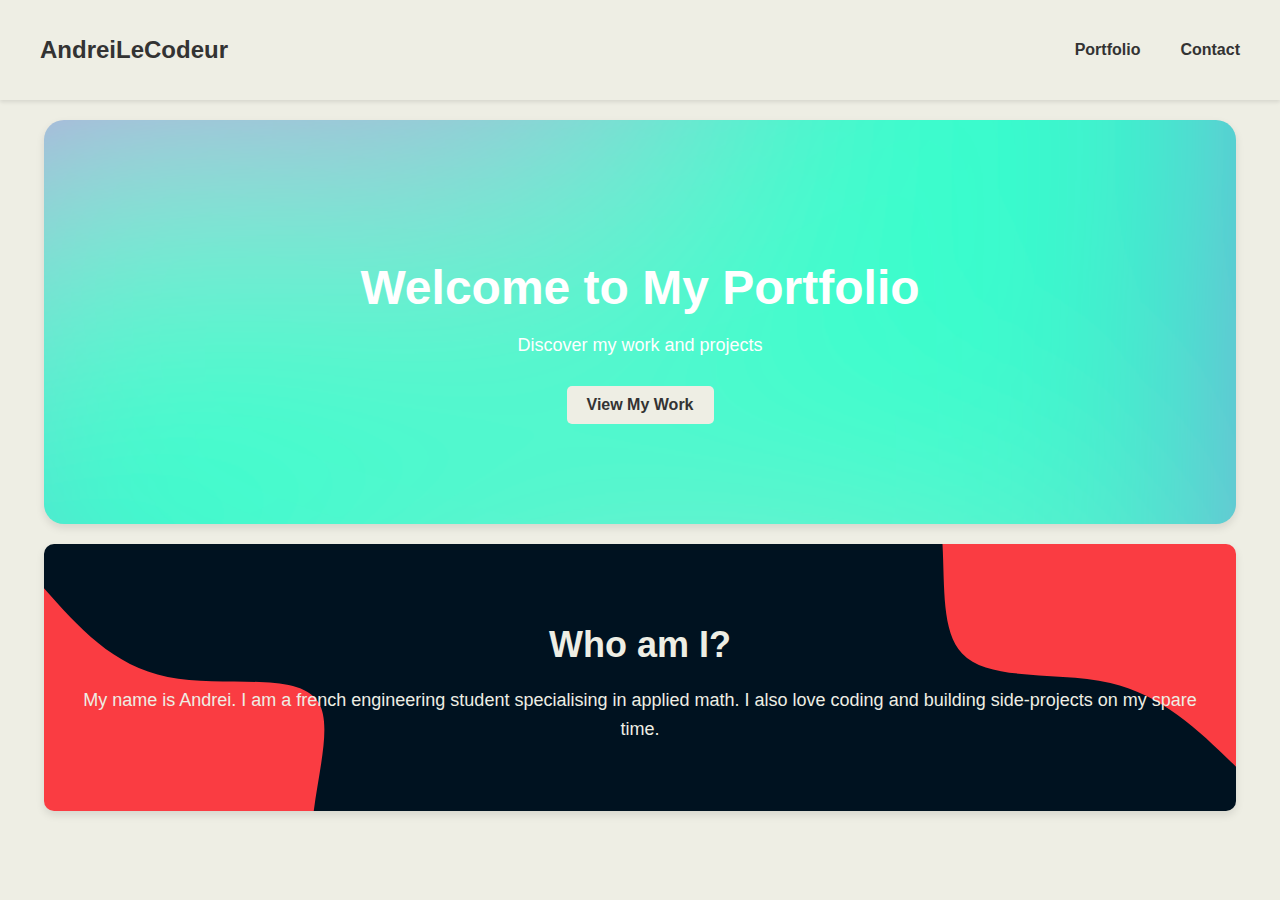
<file: docs/index.html>
<!DOCTYPE html>
<html lang="en">
<head>
    <meta charset="UTF-8">
    <meta name="viewport" content="width=device-width, initial-scale=1.0">
    <title>Home</title>
    <link rel="stylesheet" href="css/styles.css">
</head>
<body>
    <header>
        <div class="container">
            <h1 class="logo">AndreiLeCodeur</h1>
            <nav>
                <ul class="nav-links">
                    <li><a href="portfolio.html">Portfolio</a></li>
                    <li><a href="contact.html">Contact</a></li>
                </ul>
            </nav>
        </div>
    </header>
    <section class="hero">
        <div class="container">
            <h2>Welcome to My Portfolio</h2>
            <p>Discover my work and projects</p>
            <a href="portfolio.html" class="cta">View My Work</a>
        </div>
    </section>
    <section class="about">
        <div class="container">
            <h2>Who am I?</h2>
            <p>My name is Andrei. I am a french engineering student specialising in applied math. I also love coding and building side-projects on my spare time.</p>
        </div>
    </section>
</body>
</html>
</file>
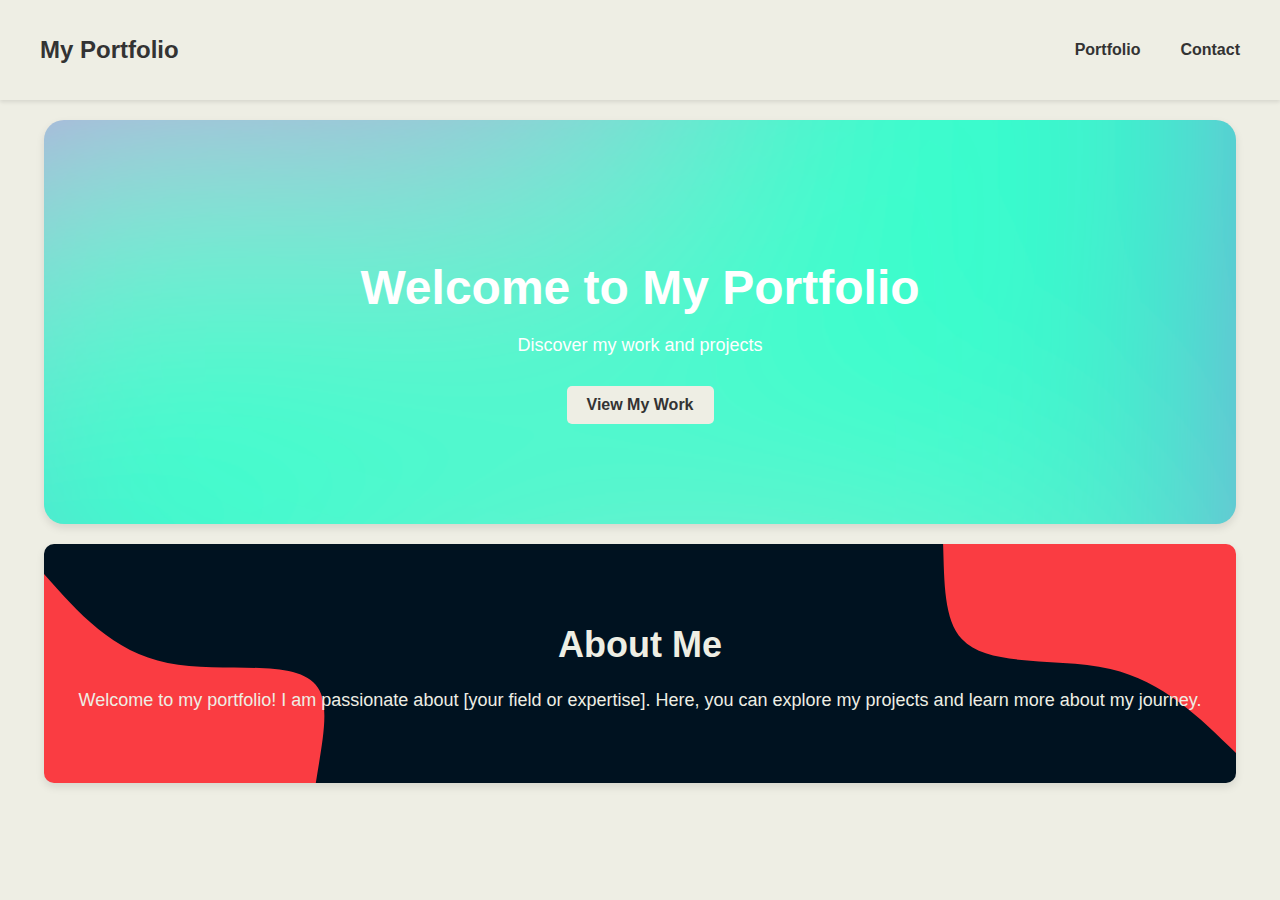
<file: webpage/index.html>
<!DOCTYPE html>
<html lang="en">
<head>
    <meta charset="UTF-8">
    <meta name="viewport" content="width=device-width, initial-scale=1.0">
    <title>Home</title>
    <link rel="stylesheet" href="css/styles.css">
</head>
<body>
    <header>
        <div class="container">
            <h1 class="logo">My Portfolio</h1>
            <nav>
                <ul class="nav-links">
                    <li><a href="portfolio.html">Portfolio</a></li>
                    <li><a href="contact.html">Contact</a></li>
                </ul>
            </nav>
        </div>
    </header>
    <section class="hero">
        <div class="container">
            <h2>Welcome to My Portfolio</h2>
            <p>Discover my work and projects</p>
            <a href="portfolio.html" class="cta">View My Work</a>
        </div>
    </section>
    <section class="about">
        <div class="container">
            <h2>About Me</h2>
            <p>Welcome to my portfolio! I am passionate about [your field or expertise]. Here, you can explore my projects and learn more about my journey.</p>
        </div>
    </section>
</body>
</html>
</file>
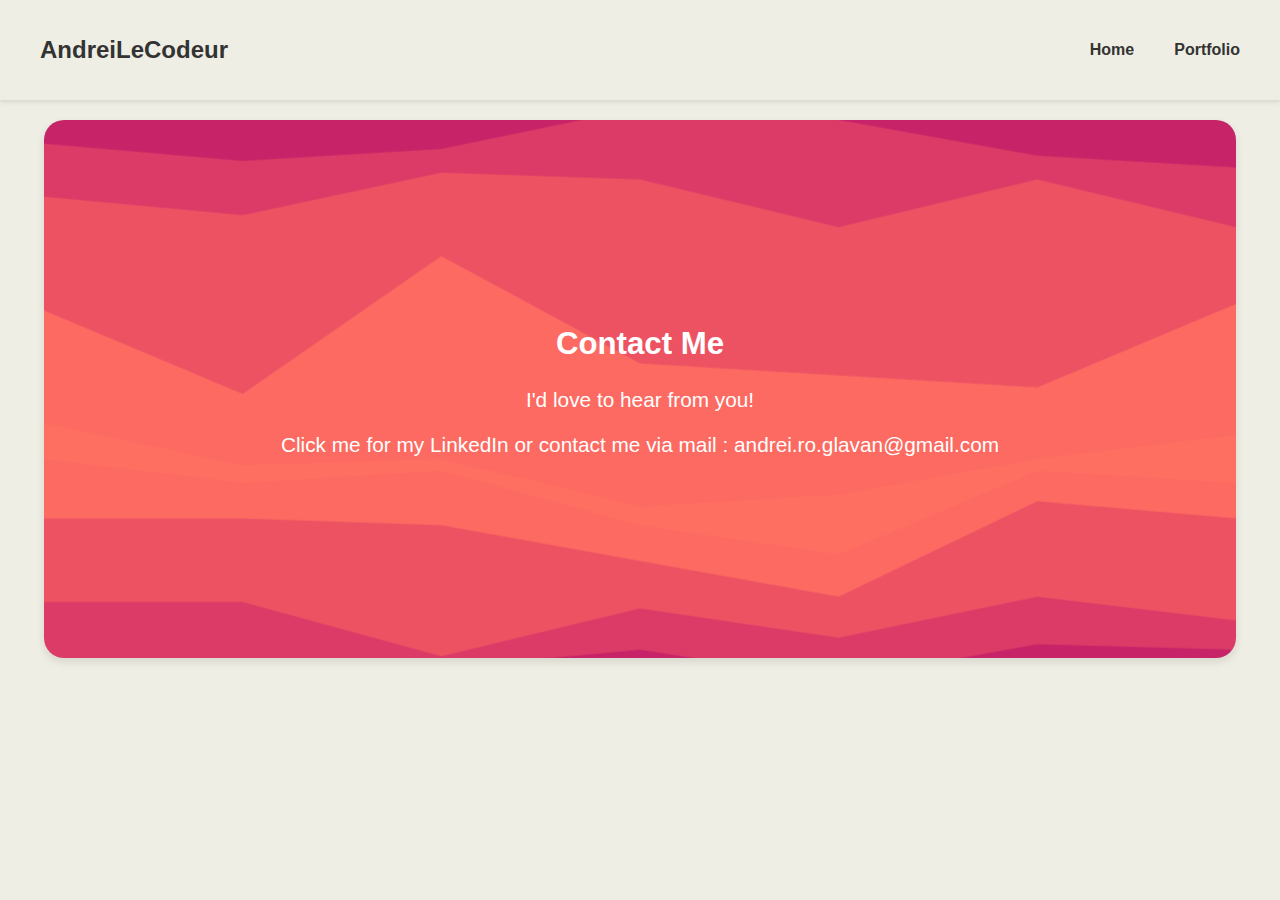
<file: docs/contact.html>
<!DOCTYPE html>
<html lang="en">
<head>
    <meta charset="UTF-8">
    <meta name="viewport" content="width=device-width, initial-scale=1.0">
    <title>Contact</title>
    <link rel="stylesheet" href="css/styles.css">
</head>
<body>
    <header>
        <div class="container">
            <h1 class="logo">AndreiLeCodeur</h1>
            <nav>
                <ul class="nav-links">
                    <li><a href="index.html">Home</a></li>
                    <li><a href="portfolio.html">Portfolio</a></li>
                </ul>
            </nav>
        </div>
    </header>
    <section class="contact-hero clickable-hero" onclick="window.open('https://www.linkedin.com/in/andrei-glavan-ba7b77297/', '_blank')" style="cursor:pointer;">
        <div class="container">
            <h2>Contact Me</h2>
            <p>I'd love to hear from you!</p>
            <p>Click me for my LinkedIn or contact me via mail : andrei.ro.glavan@gmail.com</p>
        </div>
    </section>
</body>
</html>
</file>
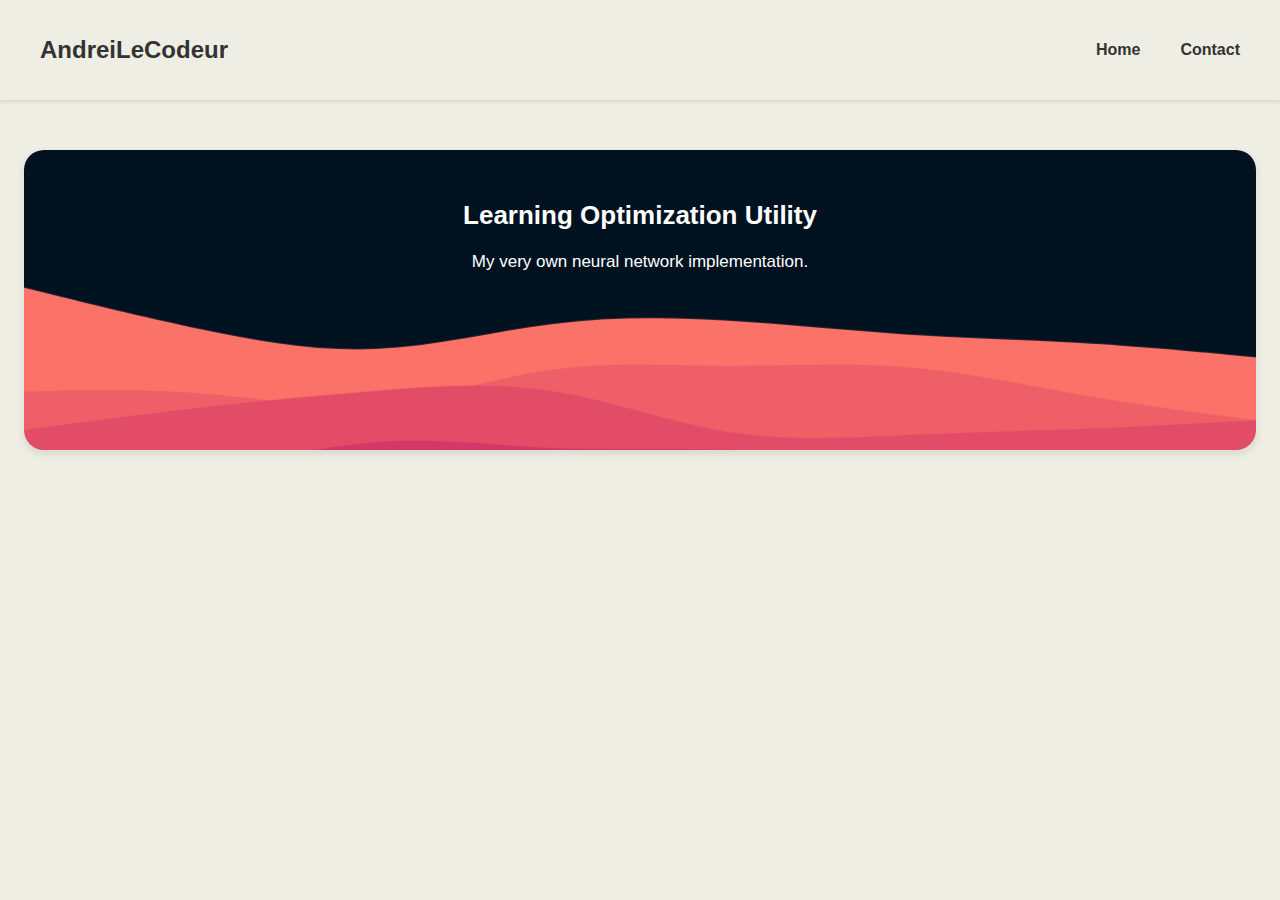
<file: docs/portfolio.html>
<!DOCTYPE html>
<html lang="en">
<head>
    <meta charset="UTF-8">
    <meta name="viewport" content="width=device-width, initial-scale=1.0">
    <title>Portfolio</title>
    <link rel="stylesheet" href="css/styles.css">
</head>
<body>
    <header>
        <div class="container">
            <h1 class="logo">AndreiLeCodeur</h1>
            <nav>
                <ul class="nav-links">
                    <li><a href="index.html">Home</a></li>
                    <li><a href="contact.html">Contact</a></li>
                </ul>
            </nav>
        </div>
    </header>
    
    <section class="projects">
        <div class="container">
            <!-- Example project cards, replace with your real projects -->
            <a href="https://github.com/AndreiLeCodeur/Learning-Optimization-Utility" class="project-card-1" target="_blank" rel="noopener noreferrer" style="text-decoration: none;">
                <h3>Learning Optimization Utility</h3>
                <p>My very own neural network implementation.</p>
            </a>
        
        </div>
    </section>
</body>
</html>
</file>
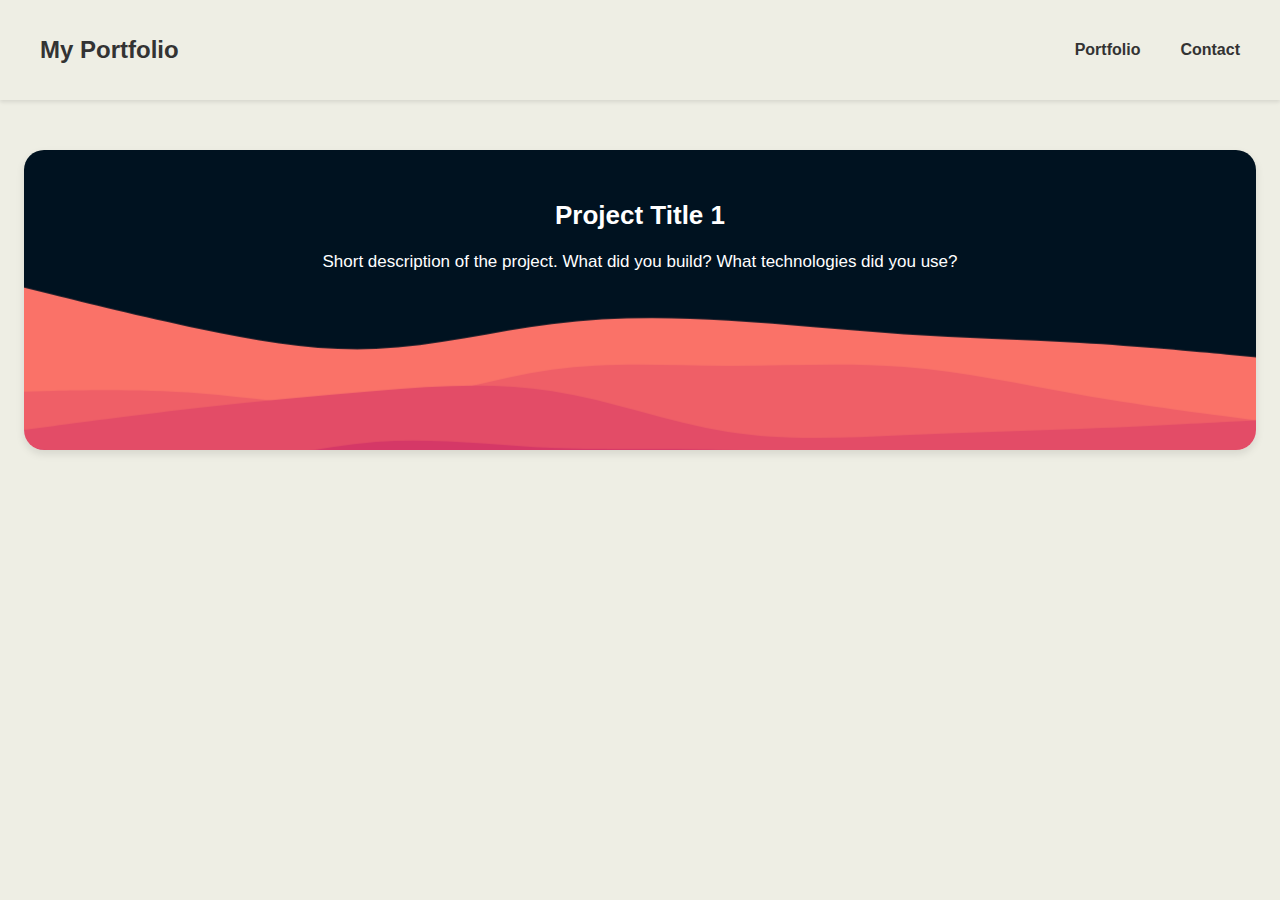
<file: webpage/portfolio.html>
<!DOCTYPE html>
<html lang="en">
<head>
    <meta charset="UTF-8">
    <meta name="viewport" content="width=device-width, initial-scale=1.0">
    <title>Portfolio</title>
    <link rel="stylesheet" href="css/styles.css">
</head>
<body>
    <header>
        <div class="container">
            <h1 class="logo">My Portfolio</h1>
            <nav>
                <ul class="nav-links">
                    <li><a href="portfolio.html">Portfolio</a></li>
                    <li><a href="contact.html">Contact</a></li>
                </ul>
            </nav>
        </div>
    </header>
    
    <section class="projects">
        <div class="container">
            <!-- Example project cards, replace with your real projects -->
            <a href="https://github.com/AndreiLeCodeur/AndreiLeCodeur" class="project-card-1" target="_blank" rel="noopener noreferrer" style="text-decoration: none;">
                <h3>Project Title 1</h3>
                <p>Short description of the project. What did you build? What technologies did you use?</p>
            </a>
        
        </div>
    </section>
</body>
</html>
</file>
<file: docs/css/styles.css>
/* Main stylesheet for the portfolio website */
/* General Styles */
body {
    font-family: 'Roboto', sans-serif;
    background-color: #eeeee4; /* Updated white background */
    margin: 0;
    padding: 0;
    color: #333;
}

/* Header Styles */
header {
    background-color: #eeeee4; /* Match header background to body */
    padding: 20px 0;
    box-shadow: 0 2px 4px rgba(0, 0, 0, 0.1);
}

header .container {
    display: flex;
    justify-content: space-between;
    align-items: center;
    max-width: 1200px;
    margin: 0 auto;
    padding: 0 20px;
}

header .logo {
    font-size: 24px;
    font-weight: bold;
    color: #333;
}

header .nav-links {
    list-style: none;
    display: flex;
    justify-content: center; /* Center-align navigation links */
    gap: 40px; /* Increase spacing between links */
    margin: 0;
    padding: 0;
}

header .nav-links a {
    text-decoration: none;
    color: #333;
    font-weight: 600;
    display: inline-block; /* Required for transform to work */
}

header .nav-links a:hover {
    transform: scale(1.1); /* Text grows bigger */
    transition: transform 0.3s ease-in-out; /* Smooth transition */
}

/* Hero Section Styles */
.hero {
    background: #eeeee4 url('../images/bg_hero.svg') no-repeat center center/cover;
    text-align: center;
    padding: 100px 20px; /* Reduced vertical padding */
    color: #fff;
    border-radius: 20px; /* Rounded edges for the banner */
    max-width: 90%; /* Shorter width than the page */
    margin: 20px auto; /* Center the banner horizontally */
    box-shadow: 0 4px 8px rgba(0, 0, 0, 0.1); /* Add subtle shadow */
    animation: fadeIn 0.5s ease-in-out;
}

.hero:hover {
    transform: scale(1.02); /* Slight zoom effect */
    transition: transform 0.3s ease-in-out; /* Smooth transition */
}

.hero h2 {
    font-size: 48px;
    margin-bottom: 20px;
}

.hero p {
    font-size: 18px;
    margin-bottom: 30px;
}

.hero .cta {
    display: inline-block;
    padding: 10px 20px;
    background-color: #eeeee4; /* Match button background to body */
    color: #333; /* Adjust text color for contrast */
    text-decoration: none;
    border-radius: 5px;
    font-weight: bold;
    transition: background-color 0.3s;
}

.hero .cta:hover {
    background-color: #d6d6c9; /* Slightly darker shade */
    color: #000; /* Change text color */
    transition: background-color 0.3s, color 0.3s; /* Smooth transition */
}

/* About Section Styles */
.about {
    text-align: center;
    padding: 50px 20px;
    background: #eeeee4 url('../images/bg_about.svg') no-repeat center center/cover; /* Added background image */
    color: #eeeee4;
    border-radius: 10px;
    max-width: 90%;
    margin: 20px auto;
    box-shadow: 0 4px 8px rgba(0, 0, 0, 0.1);
    animation: fadeIn 0.5s ease-in-out;
}

.about:hover {
    transform: scale(1.02); /* Slight zoom effect */
    box-shadow: 0 6px 12px rgba(0, 0, 0, 0.2); /* Enhanced shadow */
    transition: transform 0.3s ease-in-out, box-shadow 0.3s ease-in-out; /* Smooth transition */
}

.about h2 {
    font-size: 36px;
    margin-bottom: 20px;
}

.about p {
    font-size: 18px;
    line-height: 1.6;
}

/* Portfolio Hero Section Styles */
.portfolio-hero {
    background: url('../images/bg_hero.svg') no-repeat center center/cover;
    text-align: center;
    padding: 80px 20px;
    color: #fff;
    border-radius: 20px;
    max-width: 90%;
    margin: 20px auto;
    box-shadow: 0 4px 8px rgba(0, 0, 0, 0.1);
    animation: fadeIn 0.5s ease-in-out;
}

/* Projects Section Styles */
.projects {
    padding: 50px 0;
    background: none;
}

/* Arrange project cards vertically and make them longer */
.projects .container {
    display: flex;
    flex-direction: column;
    align-items: center;
    gap: 30px;
}

.project-card-1 {
    width: 90%;
    max-width: 90%;
    min-height: 200px;
    padding: 50px 40px;
    background: url('../images/bg_lou.svg') no-repeat center center/cover;
    background-position: center 70%;
    background-size: cover;
    color: #fff;
    border-radius: 20px;
    box-shadow: 0 4px 8px rgba(0, 0, 0, 0.1);
    text-align: center;
    animation: fadeIn 0.5s ease-in-out;
    transition: transform 0.3s, box-shadow 0.3s;
}

.project-card-1 h3 {
    margin-top: 0;
    margin-bottom: 15px;
    font-size: 26px;
}

.project-card-1 p {
    font-size: 17px;
    line-height: 1.6;
}

.project-card-1:hover {
    transform: scale(1.03);
    box-shadow: 0 6px 16px rgba(0,0,0,0.15);
}

/* Contact Hero Section Styles */
.contact-hero {
    background: url('../images/bg_contact.svg') no-repeat center center/cover;
    text-align: center;
    padding: 180px 20px;
    font-size: 1.3em;
    color: #fff;
    border-radius: 20px;
    max-width: 90%;
    margin: 20px auto;
    box-shadow: 0 4px 8px rgba(0, 0, 0, 0.1);
    animation: fadeIn 0.5s ease-in-out;
    transition: transform 0.3s, box-shadow 0.3s;
}

/* Contact Hero Hover Effect */
.contact-hero:hover {
    transform: scale(1.03);
    box-shadow: 0 6px 16px rgba(0,0,0,0.15);
    transition: transform 0.3s, box-shadow 0.3s;
}

/* Contact Form Section Styles */
.contact-form-section {
    display: flex;
    justify-content: center;
    align-items: center;
    padding: 50px 0;
}

.contact-form {
    background: #fff;
    border-radius: 10px;
    box-shadow: 0 4px 8px rgba(0,0,0,0.08);
    padding: 40px 30px;
    max-width: 500px;
    width: 100%;
    display: flex;
    flex-direction: column;
    gap: 20px;
    animation: fadeIn 0.5s 0.3s ease-in-out both;
}

.contact-form input,
.contact-form textarea {
    padding: 12px 15px;
    border: 1px solid #ccc;
    border-radius: 5px;
    font-size: 16px;
    font-family: inherit;
    resize: none;
    transition: border-color 0.3s;
}

.contact-form input:focus,
.contact-form textarea:focus {
    border-color: #007BFF;
    outline: none;
}

.contact-form button {
    background-color: #eeeee4;
    color: #333;
    border: none;
    border-radius: 5px;
    padding: 12px 0;
    font-size: 18px;
    font-weight: bold;
    cursor: pointer;
    transition: background-color 0.3s, color 0.3s;
}

.contact-form button:hover {
    background-color: #d6d6c9;
    color: #000;
}

/* Social Links Section Styles */
.contact-socials {
    display: flex;
    justify-content: center;
    align-items: center;
    padding: 40px 0 60px 0;
}

.social-links {
    list-style: none;
    display: flex;
    gap: 40px;
    padding: 0;
    margin: 0;
}

social-links a {
    display: inline-block;
    background: #fff;
    color: #333;
    font-size: 20px;
    font-weight: 600;
    padding: 18px 32px;
    border-radius: 10px;
    box-shadow: 0 2px 8px rgba(0,0,0,0.08);
    text-decoration: none;
    transition: background-color 0.3s, color 0.3s, transform 0.3s, box-shadow 0.3s;
}

.social-links a:hover {
    background: #eeeee4;
    color: #007BFF;
    transform: scale(1.08);
    box-shadow: 0 6px 16px rgba(0,0,0,0.15);
}

/* Animation for Hero and About Section */
@keyframes fadeIn {
    from {
        opacity: 0;
        transform: translateY(20px);
    }
    to {
        opacity: 1;
        transform: translateY(0);
    }
}
</file>
<file: webpage/css/styles.css>
/* Main stylesheet for the portfolio website */
/* General Styles */
body {
    font-family: 'Roboto', sans-serif;
    background-color: #eeeee4; /* Updated white background */
    margin: 0;
    padding: 0;
    color: #333;
}

/* Header Styles */
header {
    background-color: #eeeee4; /* Match header background to body */
    padding: 20px 0;
    box-shadow: 0 2px 4px rgba(0, 0, 0, 0.1);
}

header .container {
    display: flex;
    justify-content: space-between;
    align-items: center;
    max-width: 1200px;
    margin: 0 auto;
    padding: 0 20px;
}

header .logo {
    font-size: 24px;
    font-weight: bold;
    color: #333;
}

header .nav-links {
    list-style: none;
    display: flex;
    justify-content: center; /* Center-align navigation links */
    gap: 40px; /* Increase spacing between links */
    margin: 0;
    padding: 0;
}

header .nav-links a {
    text-decoration: none;
    color: #333;
    font-weight: 600;
    display: inline-block; /* Required for transform to work */
}

header .nav-links a:hover {
    transform: scale(1.1); /* Text grows bigger */
    transition: transform 0.3s ease-in-out; /* Smooth transition */
}

/* Hero Section Styles */
.hero {
    background: #eeeee4 url('../images/bg_hero.svg') no-repeat center center/cover;
    text-align: center;
    padding: 100px 20px; /* Reduced vertical padding */
    color: #fff;
    border-radius: 20px; /* Rounded edges for the banner */
    max-width: 90%; /* Shorter width than the page */
    margin: 20px auto; /* Center the banner horizontally */
    box-shadow: 0 4px 8px rgba(0, 0, 0, 0.1); /* Add subtle shadow */
    animation: fadeIn 0.5s ease-in-out;
}

.hero:hover {
    transform: scale(1.02); /* Slight zoom effect */
    transition: transform 0.3s ease-in-out; /* Smooth transition */
}

.hero h2 {
    font-size: 48px;
    margin-bottom: 20px;
}

.hero p {
    font-size: 18px;
    margin-bottom: 30px;
}

.hero .cta {
    display: inline-block;
    padding: 10px 20px;
    background-color: #eeeee4; /* Match button background to body */
    color: #333; /* Adjust text color for contrast */
    text-decoration: none;
    border-radius: 5px;
    font-weight: bold;
    transition: background-color 0.3s;
}

.hero .cta:hover {
    background-color: #d6d6c9; /* Slightly darker shade */
    color: #000; /* Change text color */
    transition: background-color 0.3s, color 0.3s; /* Smooth transition */
}

/* About Section Styles */
.about {
    text-align: center;
    padding: 50px 20px;
    background: #eeeee4 url('../images/bg_about.svg') no-repeat center center/cover; /* Added background image */
    color: #eeeee4;
    border-radius: 10px;
    max-width: 90%;
    margin: 20px auto;
    box-shadow: 0 4px 8px rgba(0, 0, 0, 0.1);
    animation: fadeIn 0.5s ease-in-out;
}

.about:hover {
    transform: scale(1.02); /* Slight zoom effect */
    box-shadow: 0 6px 12px rgba(0, 0, 0, 0.2); /* Enhanced shadow */
    transition: transform 0.3s ease-in-out, box-shadow 0.3s ease-in-out; /* Smooth transition */
}

.about h2 {
    font-size: 36px;
    margin-bottom: 20px;
}

.about p {
    font-size: 18px;
    line-height: 1.6;
}

/* Portfolio Hero Section Styles */
.portfolio-hero {
    background: url('../images/bg_hero.svg') no-repeat center center/cover;
    text-align: center;
    padding: 80px 20px;
    color: #fff;
    border-radius: 20px;
    max-width: 90%;
    margin: 20px auto;
    box-shadow: 0 4px 8px rgba(0, 0, 0, 0.1);
    animation: fadeIn 0.5s ease-in-out;
}

/* Projects Section Styles */
.projects {
    padding: 50px 0;
    background: none;
}

/* Arrange project cards vertically and make them longer */
.projects .container {
    display: flex;
    flex-direction: column;
    align-items: center;
    gap: 30px;
}

.project-card-1 {
    width: 90%;
    max-width: 90%;
    min-height: 200px;
    padding: 50px 40px;
    background: url('../images/bg_lou.svg') no-repeat center center/cover;
    background-position: center 70%;
    background-size: cover;
    color: #fff;
    border-radius: 20px;
    box-shadow: 0 4px 8px rgba(0, 0, 0, 0.1);
    text-align: center;
    animation: fadeIn 0.5s ease-in-out;
    transition: transform 0.3s, box-shadow 0.3s;
}

.project-card-1 h3 {
    margin-top: 0;
    margin-bottom: 15px;
    font-size: 26px;
}

.project-card-1 p {
    font-size: 17px;
    line-height: 1.6;
}

.project-card-1:hover {
    transform: scale(1.03);
    box-shadow: 0 6px 16px rgba(0,0,0,0.15);
}

/* Contact Hero Section Styles */
.contact-hero {
    background: url('../images/bg_contact.svg') no-repeat center center/cover;
    text-align: center;
    padding: 180px 20px;
    font-size: 1.3em;
    color: #fff;
    border-radius: 20px;
    max-width: 90%;
    margin: 20px auto;
    box-shadow: 0 4px 8px rgba(0, 0, 0, 0.1);
    animation: fadeIn 0.5s ease-in-out;
    transition: transform 0.3s, box-shadow 0.3s;
}

/* Contact Hero Hover Effect */
.contact-hero:hover {
    transform: scale(1.03);
    box-shadow: 0 6px 16px rgba(0,0,0,0.15);
    transition: transform 0.3s, box-shadow 0.3s;
}

/* Contact Form Section Styles */
.contact-form-section {
    display: flex;
    justify-content: center;
    align-items: center;
    padding: 50px 0;
}

.contact-form {
    background: #fff;
    border-radius: 10px;
    box-shadow: 0 4px 8px rgba(0,0,0,0.08);
    padding: 40px 30px;
    max-width: 500px;
    width: 100%;
    display: flex;
    flex-direction: column;
    gap: 20px;
    animation: fadeIn 0.5s 0.3s ease-in-out both;
}

.contact-form input,
.contact-form textarea {
    padding: 12px 15px;
    border: 1px solid #ccc;
    border-radius: 5px;
    font-size: 16px;
    font-family: inherit;
    resize: none;
    transition: border-color 0.3s;
}

.contact-form input:focus,
.contact-form textarea:focus {
    border-color: #007BFF;
    outline: none;
}

.contact-form button {
    background-color: #eeeee4;
    color: #333;
    border: none;
    border-radius: 5px;
    padding: 12px 0;
    font-size: 18px;
    font-weight: bold;
    cursor: pointer;
    transition: background-color 0.3s, color 0.3s;
}

.contact-form button:hover {
    background-color: #d6d6c9;
    color: #000;
}

/* Social Links Section Styles */
.contact-socials {
    display: flex;
    justify-content: center;
    align-items: center;
    padding: 40px 0 60px 0;
}

.social-links {
    list-style: none;
    display: flex;
    gap: 40px;
    padding: 0;
    margin: 0;
}

social-links a {
    display: inline-block;
    background: #fff;
    color: #333;
    font-size: 20px;
    font-weight: 600;
    padding: 18px 32px;
    border-radius: 10px;
    box-shadow: 0 2px 8px rgba(0,0,0,0.08);
    text-decoration: none;
    transition: background-color 0.3s, color 0.3s, transform 0.3s, box-shadow 0.3s;
}

.social-links a:hover {
    background: #eeeee4;
    color: #007BFF;
    transform: scale(1.08);
    box-shadow: 0 6px 16px rgba(0,0,0,0.15);
}

/* Animation for Hero and About Section */
@keyframes fadeIn {
    from {
        opacity: 0;
        transform: translateY(20px);
    }
    to {
        opacity: 1;
        transform: translateY(0);
    }
}
</file>
